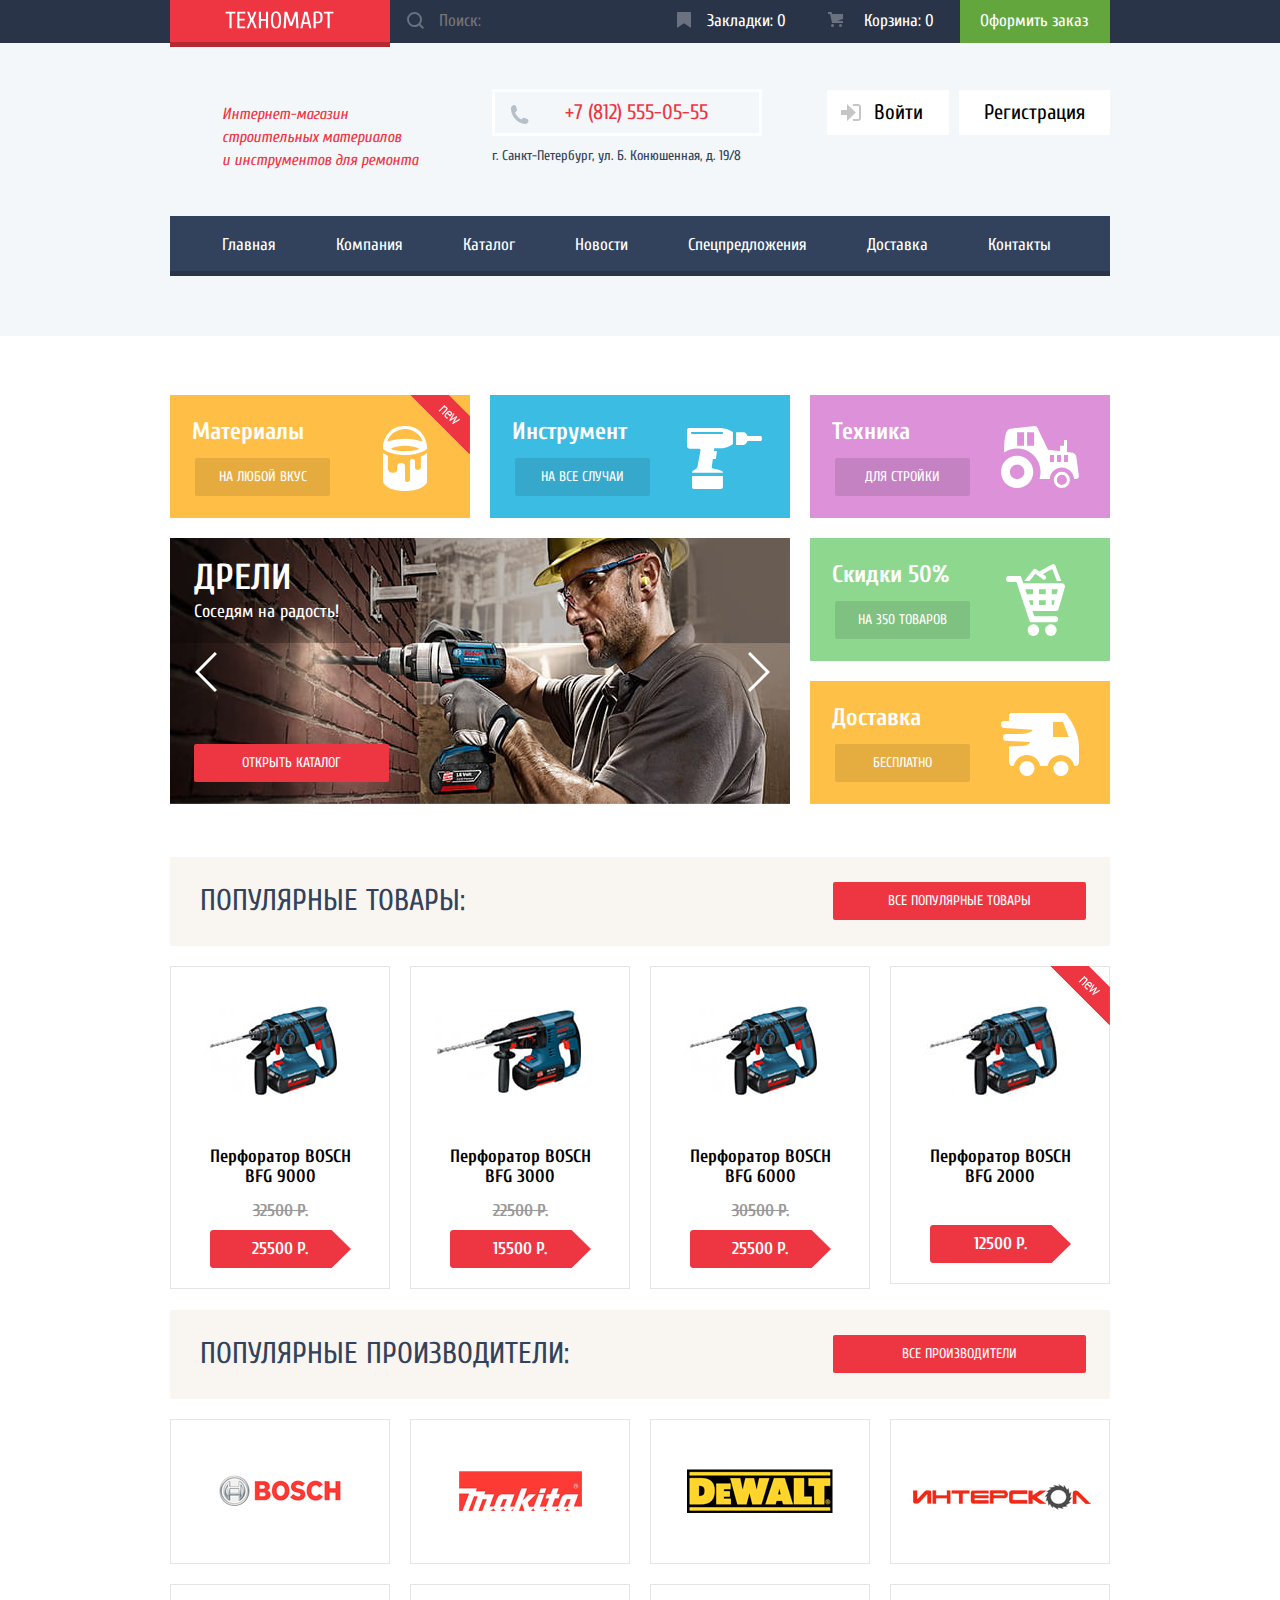
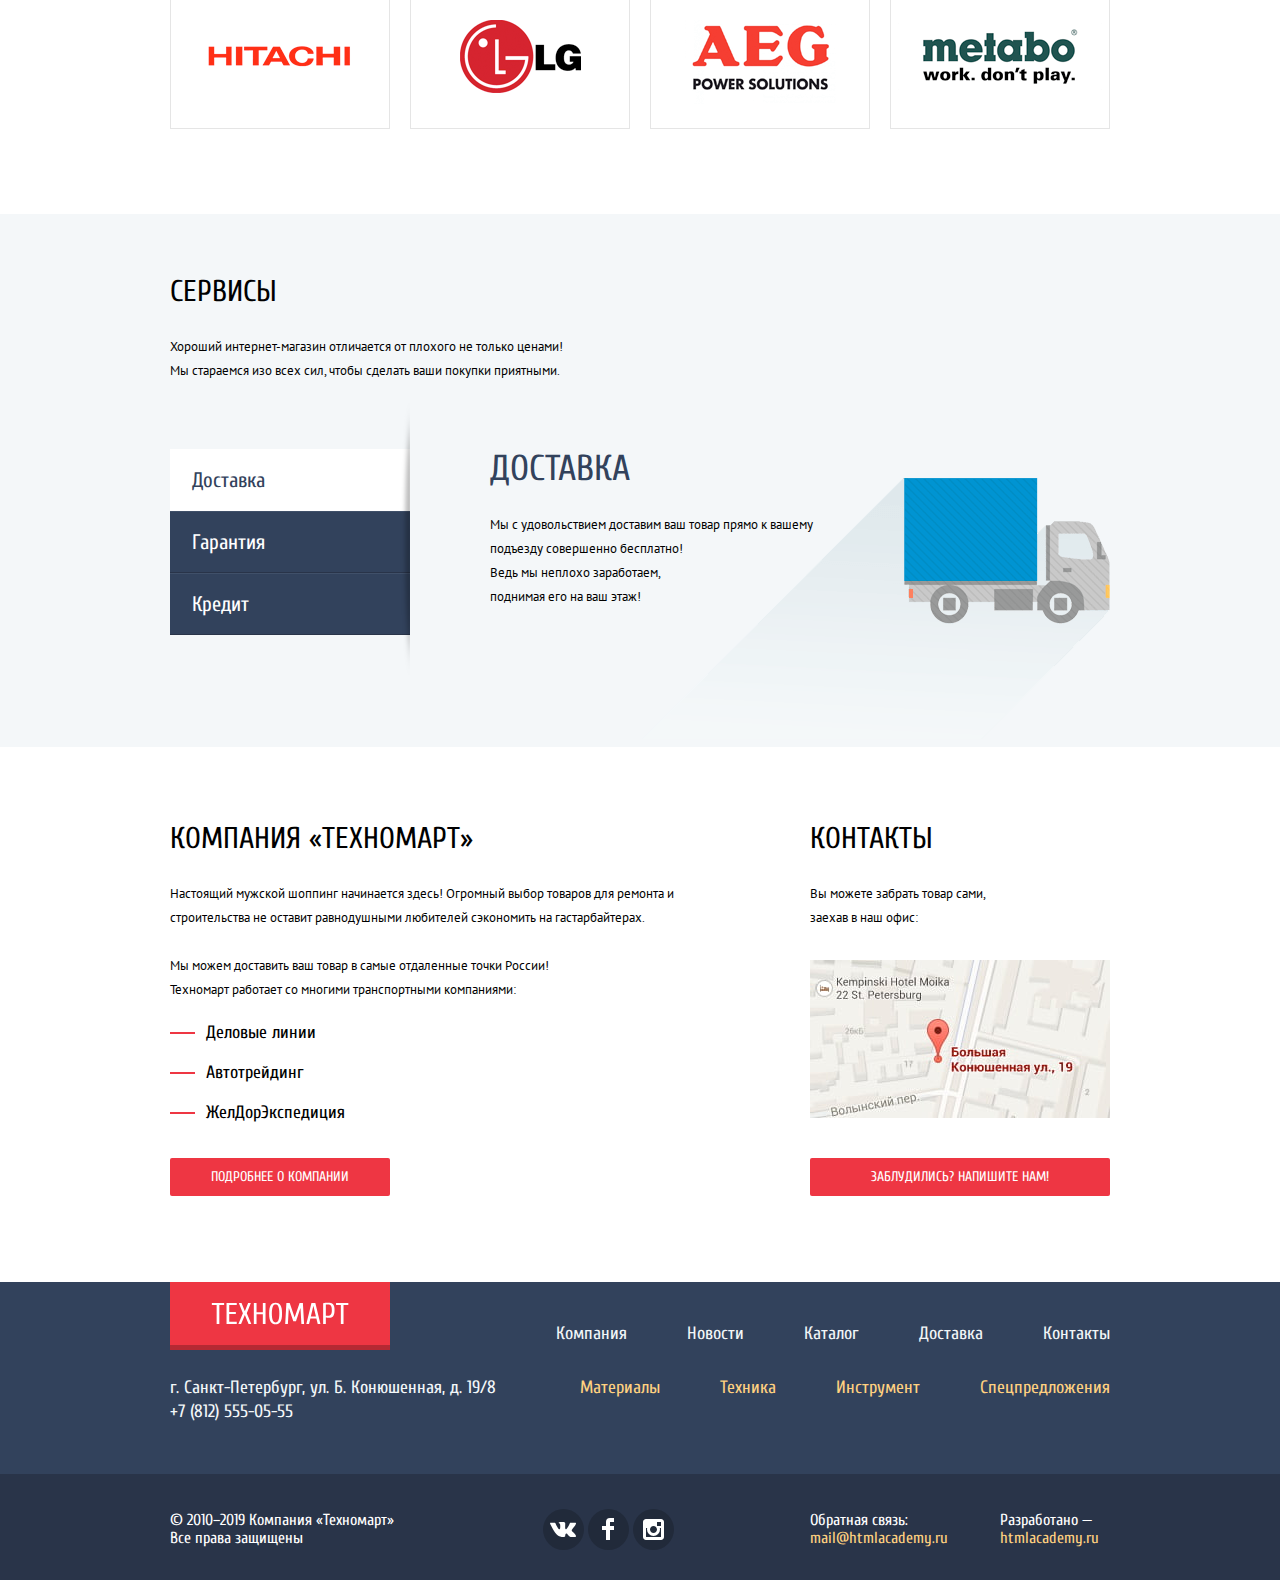
<file: index.html>
<!DOCTYPE html>
<html lang="ru">
  <head>
    <meta charset="utf-8">
    <meta name="description" content="Интернет-магазин Техномарт: всё от гвоздя до BFG">
    <title>Интернет-магазин инструмента и стройматериалов Техномарт</title>
    <link href="https://fonts.googleapis.com/css?family=Cuprum:400,400i,700&display=swap&subset=cyrillic" rel="stylesheet">
    <link href="https://fonts.googleapis.com/css?family=PT+Sans:400,700&display=swap&subset=cyrillic" rel="stylesheet">
    <link href="css/normalize.css" rel="stylesheet">
    <link href="css/srtyle.css" rel="stylesheet">
  </head>
  <body>
    <header class="main-header">
      <nav class="main-navigation">
        <div class="site-functions">
          <div class="container">
            <a class="logo"><img src="img/logo.svg" width="109" height="19" alt="Логотип интернет-магазина Техномарт"></a>
            <form class="site-search" action="https://echo.htmlacademy.ru" method="get" role="search">
              <input class="search-input" type="search" id="search" name="query" placeholder="Поиск:">
              <svg class="search-icon" xmlns="http://www.w3.org/2000/svg" width="17" height="17" viewBox="0 0 17 17">
                <path fill="#ffffff" d="M17 15.586l-3.542-3.542A7.465 7.465 0 0015 7.5 7.5 7.5 0 107.5 15c1.71 0 3.282-.579 4.544-1.542L15.586 17 17 15.586zM2 7.5C2 4.467 4.467 2 7.5 2 10.532 2 13 4.467 13 7.5c0 3.032-2.468 5.5-5.5 5.5A5.506 5.506 0 012 7.5z"/>
              </svg>
              <label class="visually-hidden" for="search">Поиск по сайту</label>
              <button class="visually-hidden" type="submit">Поиск</button>
            </form>
            <a class="site-functions-link favorites-link" href="">Закладки: <span>0</span></a>
            <a class="site-functions-link cart-link" href="">Корзина: <span>0</span></a>
            <a class="site-functions-link order-link" href="">Оформить заказ</a>
          </div>
        </div>
       
        <ul class="site-navigation">
          <li><a>Главная</a></li>
          <li><a href="">Компания</a></li>
          <li><a href="catalog.html">Каталог</a></li>
          <li><a href="">Новости</a></li>
          <li><a href="">Спецпредложения</a></li>
          <li><a href="">Доставка</a></li>
          <li><a href="">Контакты</a></li>
        </ul>

        <div class="user-navigation-wrapper">
          <p class="main-header-message">
            <i>Интернет-магазин
                строительных материалов<br>
                и инструментов для ремонта</i>
          </p>
          <div class="main-header-contacts">
            <a class="phone" href="tel:78125550555">+7 (812) 555-05-55</a>
            <p class="address">г. Санкт-Петербург, ул. Б. Конюшенная, д. 19/8</p>
          </div>
          <ul class="user-navigation logged-out">
            <li>
              <a class="login-link" href="">
                <svg class="icon-login" xmlns="http://www.w3.org/2000/svg" width="20" height="17" viewBox="0 0 20 17">
                  <path fill="#c5c5c5" d="M14.875 8.5L6 0v6H0v5h6v6z"/>
                  <path fill="#c5c5c5" d="M16.986 15.01h-5.027V17h5.027c2.178 0 3.004-1.81 3.029-3.026V3.028C19.99 1.811 19.164 0 16.986 0h-5.027v1.99h5.027c.839 0 .992.681 1.01 1.057v10.904c-.017.376-.171 1.059-1.01 1.059z"/>
                </svg>   
                <span>Войти</span>
              </a>
            </li>
            <li><a class="registration-link" href="">Регистрация</a></li>
          </ul>
          <div class="user-navigation logged-in visually-hidden">
            <ul class="user-navigation-profile">
              <li>
                <a class="user-profile-link" href="">
                  <svg class="icon-user" xmlns="http://www.w3.org/2000/svg" width="20" height="18" viewBox="0 0 20 18">
                    <path fill="#c5c5c5" d="M17.881 14.166c-2.144-.735-4.256-1.666-5.207-2.39-.657-.501-.77-1.618-.517-2.415 1.118-.903 1.864-2.477 1.864-4.278C14.021 2.276 12.221 0 10 0S5.979 2.276 5.979 5.083c0 1.801.746 3.374 1.863 4.277.253.798.141 1.915-.517 2.416-.95.724-3.063 1.654-5.207 2.39S0 18 0 18h20s.025-3.099-2.119-3.834z"/>
                  </svg>                
                  <span>Равшан Джамшутович</span>
                </a>
              </li>
              <li>
                <a class="logout-link" href="">
                  <svg class="icon-logout" xmlns="http://www.w3.org/2000/svg" width="21" height="17" viewBox="0 0 21 17">
                    <g fill="#c5c5c5">
                      <path d="M21 8.5L12.125 0v6h-6v5h6v6z"/>
                      <path d="M3.106 13.952V3.048c.018-.376.171-1.057 1.01-1.057h5.027V0H4.116C1.938 0 1.112 1.81 1.087 3.027v10.946C1.112 15.189 1.938 17 4.116 17h5.027v-1.99H4.116c-.839 0-.992-.683-1.01-1.058z"/>
                    </g>
                  </svg>
                  <span class="visually-hidden">Выйти</span>
                </a>
              </li>
            </ul>
            <ul class="user-navigation-links">
              <li><a class="user-orders-link" href="">Мои заказы</a></li>
              <li><a class="user-account" href="">Личный кабинет</a></li>
            </ul>
          </div>
        </div>
      </nav>
    </header>

    <main>
     <div class="container">
      <h1 class="visually-hidden">Интернет-магазин Техномарт</h1>

      <section class="promo">
        <h2 class="visually-hidden">Ассортимент магазина</h2>
        <ul class="promo-list">
          <li class="promo-item promo-matherials flag-new">
            <h3 class="promo-title">Материалы</h3>
            <a class="button promo-button" href="catalog.html">На любой вкус</a>
          </li>
          <li class="promo-item promo-tools">
            <h3 class="promo-title">Инструмент</h3>
            <a class="button promo-button" href="catalog.html">На все случаи</a>
          </li>
          <li class="promo-item promo-equipment">
            <h3 class="promo-title">Техника</h3>
            <a class="button promo-button" href="catalog.html">Для стройки</a>
          </li>
          <li class="promo-item slider">
            <ul class="promo-slider">
              <li class="promo-slide drills slide-active">
                <h3 class="slide-title">Дрели</h3>
                <p class="promo-slide-description">Соседям на радость!</p>
                <a class="button" href="catalog.html">Открыть каталог</a>
              </li>
              <li class="promo-slide perforators">
                <h3 class="slide-title">Перфораторы</h3>
                <p class="promo-slide-description">Настоящие мужские игрушки</p>
                <a class="button" href="catalog.html">Открыть каталог</a>
              </li>
              <li class="promo-slide drills">
                <h3 class="slide-title">Топоры</h3>
                <p class="promo-slide-description">Для настоящих мужиков!</p>
                <a class="button" href="catalog.html">Открыть каталог</a>
              </li>
            </ul>
            <button class="promo-slider-button slider-button-back" type="button">
              <span class="visually-hidden">Предыдущий слайд</span>
            </button>
            <button class="promo-slider-button slider-button-next" type="button">
              <span class="visually-hidden">Следующий слайд</span>
            </button>
          </li>
          <li class="promo-item promo-sale">
            <h3 class="promo-title">Скидки 50%</h3>
            <a class="button promo-button" href="catalog.html">На 350 товаров</a>
          </li>
          <li class="promo-item promo-delivery">
            <h3 class="promo-title">Доставка</h3>
            <a class="button promo-button" href="">Бесплатно</a>
          </li>
        </ul>

      </section>

      <section class="popular-goods">
        <div class="heading-wrapper">
          <h2 class="page-title">Популярные товары:</h2>
          <a class="button button-show-all" href="">Все популярные товары</a>
        </div>
        <ul class="popular-goods-list">
          <li class="popular-goods-item">
            <article class="catalog-item">
              <a class="catalog-item-link" href="">
                <h3 class="catalog-item-title">Перфоратор BOSCH BFG 9000</h3>
                <p class="catalog-item-image">
                  <img src="img/perforator-1.jpg" width="218" height="170" alt="Изображение товара перфоратор BOSCH BFG 9000">
                </p>
              </a>
              <p class="catalog-item-buttons">
                <a class="button in-cart-button" href="">Купить</a>
                <button class="button in-favorites-button" type="button">В закладки</button>
              </p>
              <p class="catalog-item-price">
                <span class="old-price">32500 Р.</span>
                <span class="actual-price">25500 Р.</span>
              </p>
            </article>
          </li>

          <li class="popular-goods-item">
            <article class="catalog-item">
              <a class="catalog-item-link" href="">
                <h3 class="catalog-item-title">Перфоратор BOSCH BFG 3000</h3>
                <p class="catalog-item-image">
                  <img src="img/perforator-2.jpg" width="218" height="170" alt="Изображение товара перфоратор BOSCH BFG 3000">
                </p>
              </a>
              <p class="catalog-item-buttons">
                <a class="button in-cart-button" href="">Купить</a>
                <button class="button in-favorites-button" type="button">В закладки</button>
              </p>
              <p class="catalog-item-price">
                <span class="old-price">22500 Р.</span>
                <span class="actual-price">15500 Р.</span>
              </p>
            </article>
          </li>

          <li class="popular-goods-item">
            <article class="catalog-item">
              <a class="catalog-item-link" href="">
                <h3 class="catalog-item-title">Перфоратор BOSCH BFG 6000</h3>
                <p class="catalog-item-image">
                  <img src="img/perforator-3.jpg" width="218" height="170" alt="Изображение товара перфоратор BOSCH BFG 6000">
                </p>
              </a>
              <p class="catalog-item-buttons">
                <a class="button in-cart-button" href="">Купить</a>
                <button class="button in-favorites-button" type="button">В закладки</button>
              </p>
              <p class="catalog-item-price">
                <span class="old-price">30500 Р.</span>
                <span class="actual-price">25500 Р.</span>
              </p>
            </article>
          </li>

          <li class="popular-goods-item">
            <article class="catalog-item flag-new">
              <a class="catalog-item-link" href="">
                <h3 class="catalog-item-title">Перфоратор BOSCH BFG 2000</h3>
                <p class="catalog-item-image">
                  <img src="img/perforator-4.jpg" width="218" height="170" alt="Изображение товара перфоратор BOSCH BFG 2000">
                </p>
              </a>
              <p class="catalog-item-buttons">
                <a class="button in-cart-button" href="">Купить</a>
                <button class="button in-favorites-button" type="button">В закладки</button>
              </p>
              <p class="catalog-item-price">
                <span class="actual-price">12500 Р.</span>
              </p>
            </article>
          </li>
        </ul>
      </section>

      <section class="popular-brands">
        <div class="heading-wrapper">
          <h2 class="page-title">Популярные производители:</h2>
          <a class="button button-show-all" href="">Все производители</a>
        </div>
        <ul class="popular-brands-list">
          <li class="popular-brands-item">
            <a href=""><img src="img/bosch-logo.png" width="126" height="37" alt="Логотип BOSCH"></a>
          </li>
          <li class="popular-brands-item">
            <a href=""><img src="img/makita-logo.png" width="123" height="40" alt="Логотип Makita"></a>
          </li>
          <li class="popular-brands-item">
            <a href=""><img src="img/dewalt-logo.png" width="146" height="44" alt="Логотип DeWALT"></a>
          </li>
          <li class="popular-brands-item">
            <a href=""><img src="img/interskol-logo.png" width="200" height="88" alt="Логотип Интрерскол"></a>
          </li>
          <li class="popular-brands-item">
            <a href=""><img src="img/hitachi-logo.png" width="169" height="31" alt="Логотип Hitachi"></a>
          </li>
          <li class="popular-brands-item">
            <a href=""><img src="img/lg-logo.png" width="121" height="73" alt="Логотип LG"></a>
          </li>
          <li class="popular-brands-item">
            <a href=""><img src="img/aeg-logo.png" width="151" height="96" alt="Логотип AEG"></a>
          </li>
          <li class="popular-brands-item">
            <a href=""><img src="img/metabo-logo.png" width="204" height="69" alt="Логотип Metabo"></a>
          </li>
        </ul>
      </section>
    </div>

      <section class="services">
        <div class="container">
          <h2 class="page-title subtitle">Сервисы</h2>
          <p class="services-description">
            Хороший интернет-магазин отличается от плохого не только ценами!
            Мы стараемся изо всех сил, чтобы сделать ваши покупки приятными.
          </p>
          <!-- При клике по контролу на него вешается класс slider-button-active, на соответствующий слайд из списка вешается класс slide-active -->
          <div class="services-slider">
            <ul class="slider-controls">
              <li class="slider-button slider-button-active">Доставка</li>
              <li class="slider-button">Гарантия</li>
              <li class="slider-button">Кредит</li>
            </ul>
            <ul class="slides-list">
              <li class="services-slide delivery slide-active">
                <h3 class="slide-title">Доставка</h3>
                <p class="slide-description">
                  Мы с удовольствием доставим ваш товар прямо 
                  к вашему подъезду совершенно бесплатно!<br>
                  Ведь мы неплохо заработаем, <br>
                  поднимая его на ваш этаж!
                </p>
              </li>
              <li class="services-slide guarantee">
                <h3 class="slide-title">Гарантия</h3>
                <p class="slide-description">
                  Если купленный у нас товар поломается или заискрит, <br>
                  а также в случае пожара, спровоцированного его возгоранием,  вы всегда можете быть уверены в нашей гарантии. Мы обменяем сгоревший товар на новый.<br>
                  Дом уж восстановите как-нибудь сами.
                </p>
              </li>
              <li class="services-slide credit">
                <h3 class="slide-title">Кредит</h3>
                <p class="slide-description">
                  Залезть в долговую яму стало проще!<br>
                  Кредитные консультанты придут вам на помощь.
                </p>
                <button class="button" type="button">Отправить заявку</button>
              </li>
            </ul>
          </div>
        </div>
      </section>

      <div class="container">
        <div class="index-columns">
          <section class="about-us">
            <h2 class="page-title subtitle">Компания «Техномарт»</h2>
            <p>
              Настоящий мужской шоппинг начинается здесь! Огромный выбор товаров для ремонта и строительства не оставит равнодушными любителей сэкономить на гастарбайтерах.
            </p>
            <div class="delivery-info">
              <p>
                Мы можем доставить ваш товар в самые отдаленные точки России!<br>
                Техномарт работает со многими транспортными компаниями:
              </p>
              <ul class="transport-companies-list">
                <li class="transport-company-item">Деловые линии</li>
                <li class="transport-company-item">Автотрейдинг</li>
                <li class="transport-company-item">ЖелДорЭкспедиция</li>
              </ul>
            </div>
            <a class="button" href="">Подробнее о компании</a>
          </section>

          <section class="contacts">
            <h2 class="page-title subtitle">Контакты</h2>
            <p>
              Вы можете забрать товар сами, <br>
              заехав в наш офис:
            </p>
            <a class="map map-link" href="">
              <img src="img/map.jpg" width="300" height="158" alt="Техномарт на карте: Санкт-Петербург ул. Большая Конюшенная, 19">
            </a>
            <a class="button button-feedback-popup" href="form.html">Заблудились? Напишите нам!</a>
          </section>
        </div>
      </div>

      <section class="modal modal-add-in-cart">
        <div class="modal-container">
          <h2 class="message">Товар добавлен в корзину!</h2>
        </div>
        <div class="modal-buttons-wrapper">
          <a class="button" href="">Оформить заказ</a>
          <button class="button continue-shopping-btn" type="button">Продожить покупки</button>
        </div>
        <button class="modal-close" type="button">
          <span class="visually-hidden">Закрыть</span>
        </button>
      </section>

      <!-- модальные окна скрыты, класс .modal-show отображает модальное окно -->
      <section class="modal modal-feedback">
        <h2 class="visually-hidden">Напишите нам</h2>
        <form class="feedback-form" action="https://echo.htmlacademy.ru" method="post">
          <div class="modal-container">
            <div class="feedback-form-wrapper">
              <p class="feedback-form-item">
                <label for="feedback-name">Ваше имя:</label>
                <input class="feedback-form-input" id="feedback-name" type="text" name="name" value="" placeholder="Имя и фамилия">
              </p>
              <p class="feedback-form-item">
                <label for="feedback-email">Ваш e-mail:</label>
                <input class="feedback-form-input" id="feedback-email" type="email" name="email" value="" placeholder="email@example.com">
              </p>
            </div>
            <p class="feedback-form-item">
              <label for="feedback-message">Текст письма:</label>
              <textarea class="feedback-form-input feedback-form-message" id="feedback-message" name="message" placeholder="В свободной форме" rows="6"></textarea>
            </p>
          </div>
          <div class="modal-buttons-wrapper">
            <button class="button" type="submit">Отправить</button>
          </div>
        </form>
        <button class="modal-close" type="button">
          <span class="visually-hidden">Закрыть</span>
        </button>
      </section>

      <section class="modal modal-map">
        <h2 class="visually-hidden">Как нас найти</h2>
        <iframe src="https://www.google.com/maps/embed?pb=!1m18!1m12!1m3!1d1998.603625300285!2d30.320858715783068!3d59.93871916905459!2m3!1f0!2f0!3f0!3m2!1i1024!2i768!4f13.1!3m3!1m2!1s0x4696310fca145cc1%3A0x42b32648d8238007!2z0JHQvtC70YzRiNCw0Y8g0JrQvtC90Y7RiNC10L3QvdCw0Y8g0YPQuy4sIDE5LzgsINCh0LDQvdC60YIt0J_QtdGC0LXRgNCx0YPRgNCzLCAxOTExODY!5e0!3m2!1sru!2sru!4v1584889970854!5m2!1sru!2sru" width="940" height="446" allowfullscreen></iframe>
        <img class="map-image" src="img/map-popup.jpg" width="940" height="446" alt="Наш адрес: Санкт-Петербург ул. Большая Конюшенная, 19">
        <button class="modal-close" type="button">
          <span class="visually-hidden">Закрыть</span>
        </button>
      </section>
    </main>


    <footer class="main-footer">
      <div class="footer-navigation-wrapper">
        <div class="container">
          <a class="logo footer-logo"><img src="img/logo.svg" width="138" height="23" alt="Логотип интернет-магазина Техномарт"></a>
          <p class="footer-contacts">
            <span class="address">г. Санкт-Петербург, ул. Б. Конюшенная, д. 19/8</span>
            <a class="phone" href="tel:78125550555">+7 (812) 555-05-55</a>
          </p>
          <ul class="footer-navigation">
            <li><a href="">Компания</a></li>
            <li><a href="">Новости</a></li>
            <li><a href="catalog.html">Каталог</a></li>
            <li><a href="">Доставка</a></li>
            <li><a href="">Контакты</a></li>
          </ul>
          <ul class="footer-sectons-list">
            <li><a href="">Материалы</a></li>
            <li><a href="">Техника</a></li>
            <li><a href="">Инструмент</a></li>
            <li><a href="">Спецпредложения</a></li>
          </ul>
        </div>
      </div>
      <div class="footer-copyrights-wrapper">
        <div class="container">
          <p class="footer-copyright">
            © 2010–2019 Компания «Техномарт»
            Все права защищены
          </p>
          <ul class="footer-social">
            <li><a class="social-button vk" href="https://vk.com"><span class="visually-hidden">Вконтакте</span></a></li>
            <li><a class="social-button fb" href="https://www.facebook.com/"><span class="visually-hidden">Фейсбук</span></a></li>
            <li><a class="social-button ig" href="https://instagram.com"><span class="visually-hidden">Инстаграм</span></a></li> 
          </ul>
          <p class="footer-feedback-link">
            Обратная связь: <a href="mailto:mail@htmlacademy.ru">mail@htmlacademy.ru</a>
          </p>
          <p class="footer-developers">
            Разработано — <a href="https://htmlacademy.ru/intensive/htmlcss">htmlacademy.ru</a>
          </p>
        </div>
      </div>
    </footer>
    <script src="js/popup.js"></script>
    <script src="js/map.js"></script>
    <script src="js/form.js"></script>
    <script src="js/card.js"></script>
    <script src="js/slider-main.js"></script>
    <script src="js/slider-services.js"></script>
  </body>
</html>
</file>
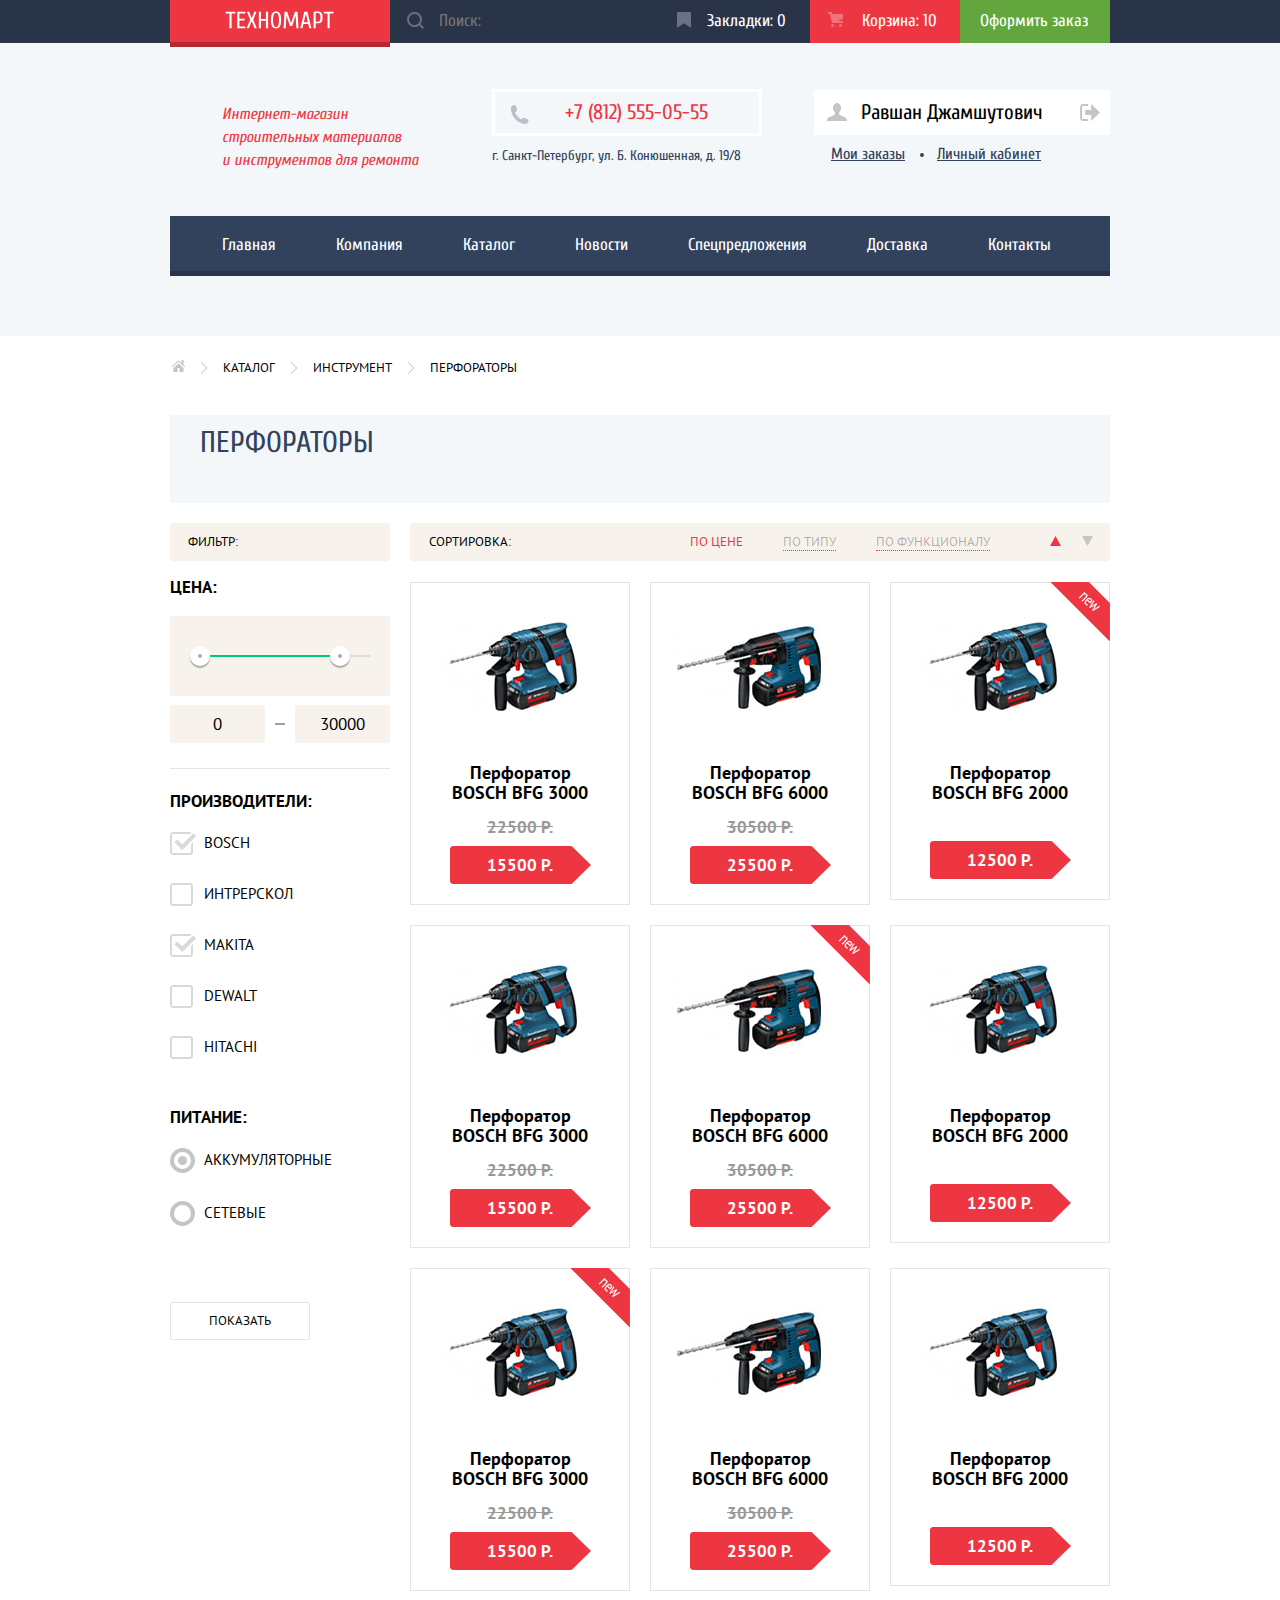
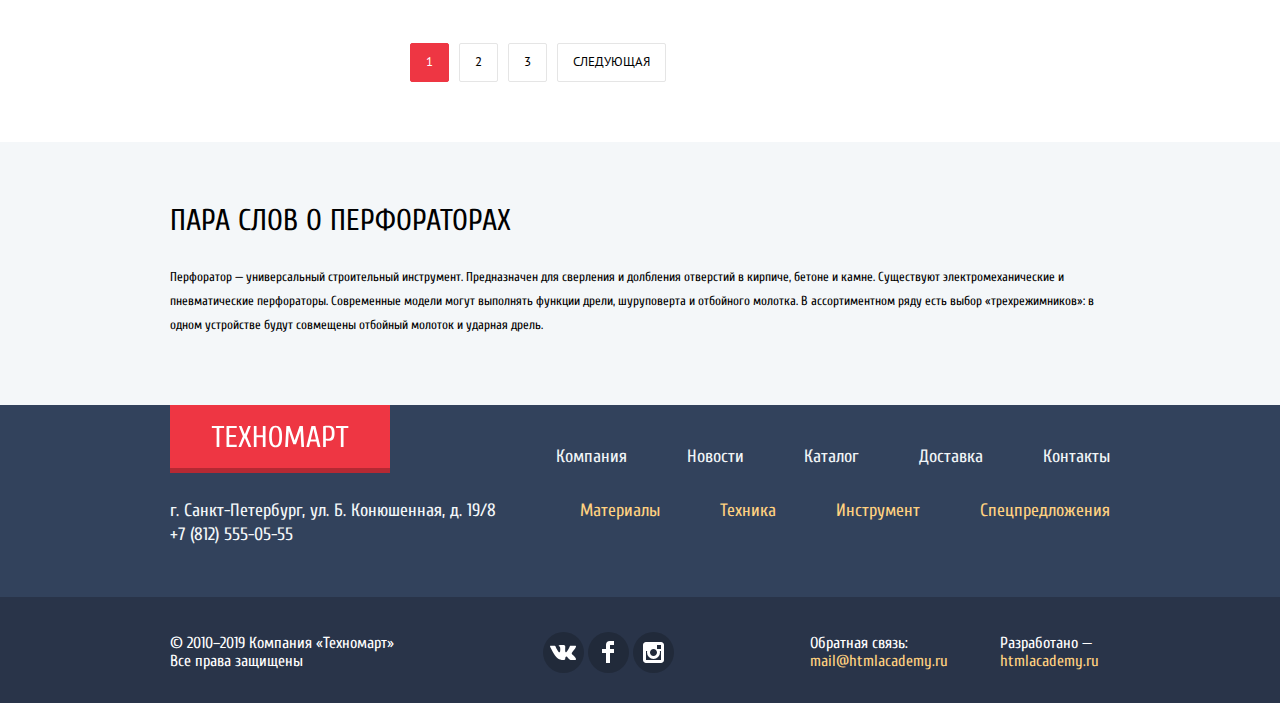
<file: catalog.html>
<!DOCTYPE html>
<html lang="ru">
  <head>
    <meta charset="utf-8">
    <meta name="description" content="Каталог интернет-магазина Техномарт: всё от гвоздя до BFG">
    <title>Каталог интернет-магазина Техномарт</title>
    <link href="https://fonts.googleapis.com/css?family=Cuprum:400,400i,700&display=swap&subset=cyrillic" rel="stylesheet">
    <link href="https://fonts.googleapis.com/css?family=PT+Sans:400,700&display=swap&subset=cyrillic" rel="stylesheet">
    <link href="css/normalize.css" rel="stylesheet">
    <link href="css/srtyle.css" rel="stylesheet">
  </head>
  <body class="inner-page">
    <header class="main-header">
      <nav class="main-navigation">
        <div class="site-functions">
          <div class="container">
            <a class="logo" href="index.html"><img src="img/logo.svg" width="109" height="19" alt="Логотип интернет-магазина Техномарт"></a>
            <form class="site-search" action="https://echo.htmlacademy.ru" method="get" role="search">
              <input class="search-input" type="search" id="search" name="query" placeholder="Поиск:">
              <svg class="search-icon" xmlns="http://www.w3.org/2000/svg" width="17" height="17" viewBox="0 0 17 17">
                <path fill="#ffffff" d="M17 15.586l-3.542-3.542A7.465 7.465 0 0015 7.5 7.5 7.5 0 107.5 15c1.71 0 3.282-.579 4.544-1.542L15.586 17 17 15.586zM2 7.5C2 4.467 4.467 2 7.5 2 10.532 2 13 4.467 13 7.5c0 3.032-2.468 5.5-5.5 5.5A5.506 5.506 0 012 7.5z"/>
              </svg>
              <label class="visually-hidden" for="search">Поиск по сайту</label>
              <button class="visually-hidden" type="submit">Поиск</button>
            </form>
            <a class="site-functions-link favorites-link" href="">Закладки: <span>0</span></a>
            <a class="site-functions-link cart-link cart-not-empty" href="">Корзина: <span>10</span></a>
            <a class="site-functions-link order-link" href="">Оформить заказ</a>
          </div>
        </div>
       
        <ul class="site-navigation">
          <li><a href="index.html">Главная</a></li>
          <li><a href="">Компания</a></li>
          <li><a>Каталог</a></li>
          <li><a href="">Новости</a></li>
          <li><a href="">Спецпредложения</a></li>
          <li><a href="">Доставка</a></li>
          <li><a href="">Контакты</a></li>
        </ul>

        <div class="user-navigation-wrapper">
          <p class="main-header-message">
            <i>Интернет-магазин
                строительных материалов<br>
                и инструментов для ремонта</i>
          </p>
          <div class="main-header-contacts">
            <a class="phone" href="tel:78125550555">+7 (812) 555-05-55</a>
            <p class="address">г. Санкт-Петербург, ул. Б. Конюшенная, д. 19/8</p>
          </div>
          <ul class="user-navigation logged-out visually-hidden">
            <li>
              <a class="login-link" href="">
                <svg class="icon-login" xmlns="http://www.w3.org/2000/svg" width="20" height="17" viewBox="0 0 20 17">
                  <path fill="#c5c5c5" d="M14.875 8.5L6 0v6H0v5h6v6z"/>
                  <path fill="#c5c5c5" d="M16.986 15.01h-5.027V17h5.027c2.178 0 3.004-1.81 3.029-3.026V3.028C19.99 1.811 19.164 0 16.986 0h-5.027v1.99h5.027c.839 0 .992.681 1.01 1.057v10.904c-.017.376-.171 1.059-1.01 1.059z"/>
                </svg>   
                <span>Войти</span>
              </a>
            </li>
            <li><a class="registration-link" href="">Регистрация</a></li>
          </ul>
          <div class="user-navigation logged-in">
            <ul class="user-navigation-profile">
              <li>
                <a class="user-profile-link" href="">
                  <svg class="icon-user" xmlns="http://www.w3.org/2000/svg" width="20" height="18" viewBox="0 0 20 18">
                    <path fill="#c5c5c5" d="M17.881 14.166c-2.144-.735-4.256-1.666-5.207-2.39-.657-.501-.77-1.618-.517-2.415 1.118-.903 1.864-2.477 1.864-4.278C14.021 2.276 12.221 0 10 0S5.979 2.276 5.979 5.083c0 1.801.746 3.374 1.863 4.277.253.798.141 1.915-.517 2.416-.95.724-3.063 1.654-5.207 2.39S0 18 0 18h20s.025-3.099-2.119-3.834z"/>
                  </svg>                
                  <span>Равшан Джамшутович</span>
                </a>
              </li>
              <li>
                <a class="logout-link" href="">
                  <svg class="icon-logout" xmlns="http://www.w3.org/2000/svg" width="21" height="17" viewBox="0 0 21 17">
                    <g fill="#c5c5c5">
                      <path d="M21 8.5L12.125 0v6h-6v5h6v6z"/>
                      <path d="M3.106 13.952V3.048c.018-.376.171-1.057 1.01-1.057h5.027V0H4.116C1.938 0 1.112 1.81 1.087 3.027v10.946C1.112 15.189 1.938 17 4.116 17h5.027v-1.99H4.116c-.839 0-.992-.683-1.01-1.058z"/>
                    </g>
                  </svg>
                  <span class="visually-hidden">Выйти</span>
                </a>
              </li>
            </ul>
            <ul class="user-navigation-links">
              <li><a class="user-orders-link" href="">Мои заказы</a></li>
              <li><a class="user-account" href="">Личный кабинет</a></li>
            </ul>
          </div>
        </div>
      </nav>
    </header>

    <main>
      <div class="container">
        <ul class="breadcrumbs">
          <li class="breadcrumbs-item"><a class="breadcrumbs-home" href="index.html">
            <svg class="icon-home" xmlns="http://www.w3.org/2000/svg" width="15" height="12" viewBox="0 0 14 12">
              <g fill="#c1c6ce">
                <path d="M3 8v4h4V8h2v4h4V8L8 3.516z"/>
                <path d="M14.831 6.365L13 4.751V0h-2v2.987L8.332.635c-.02-.017-.043-.023-.064-.037a.465.465 0 00-.08-.047.5512.5512 0 00-.095-.024C8.062.521 8.032.515 8 .515c-.031 0-.061.006-.092.012-.033.006-.063.012-.095.025-.028.011-.053.029-.08.046-.021.014-.045.02-.064.037l-6.498 5.73a.5011.5011 0 00-.045.706c.099.112.237.169.375.169.118 0 .236-.041.331-.125L8 1.677l6.169 5.438c.096.084.214.125.331.125a.5001.5001 0 00.331-.875z"/>
              </g>
            </svg>
            <span class="visually-hidden">Главная</span>
          </a></li>
          <li class="breadcrumbs-item"><a href="">Каталог</a></li>
          <li class="breadcrumbs-item"><a href="">Инструмент</a></li>
          <li class="breadcrumbs-item breadcrumbs-current">Перфораторы</li>
        </ul>
        <h1 class="page-title main-heading">Перфораторы</h1>

        <div class="catalog-columns">
          <section class="catalog-filter">
            <h2>Фильтр:</h2>
            <form class="filter" action="https://echo.htmlacademy.ru" method="get">
              <fieldset>
                <legend>Цена:</legend>
                <div class="price-filter">
                  <div class="price-range">
                    <div class="scale">
                      <div class="bar"></div>
                    </div>
                    <div tabindex="0" class="toggle toggle-min"></div>
                    <div tabindex="0" class="toggle toggle-max"></div>
                  </div>
                  <div class="price-controls">
                    <label class="visually-hidden" for="price-min">Минимальная цена</label>
                    <input class="min-price" type="number" id="price-min" name="min-price" value="0">
                    <label class="visually-hidden" for="price-max">Максимальная цена</label>
                    <input class="max-price" type="number" id="price-max" name="max-price" value="30000">
                  </div>
                </div>
              </fieldset>
              <fieldset>
                <legend>Производители:</legend>
                <ul>
                  <li class="filter-option">
                    <input class="visually-hidden filter-input filter-input-checkbox" type="checkbox" id="filter-bosch" name="brand-bosch" checked>
                    <label for="filter-bosch">BOSCH</label>
                  </li>
                <li class="filter-option">
                  <input class="visually-hidden filter-input filter-input-checkbox" type="checkbox" id="filter-interskol" name="brand-interskol">
                  <label for="filter-interskol">Интрерскол</label>
                </li>
                <li class="filter-option">
                  <input class="visually-hidden filter-input filter-input-checkbox" type="checkbox" id="filter-makita" name="brand-makita" checked>
                  <label for="filter-makita">Makita</label>
                </li>
                <li class="filter-option">
                  <input class="visually-hidden filter-input filter-input-checkbox" type="checkbox" id="filter-dewalt" name="brand-dewalt">
                  <label for="filter-dewalt">DeWALT</label>
                </li>
                <li class="filter-option">
                  <input class="visually-hidden filter-input filter-input-checkbox" type="checkbox" id="filter-hitachi" name="brand-hitachi">
                  <label for="filter-hitachi">Hitachi</label>
                </li>
              </ul>
              </fieldset>
              <fieldset>
                <legend>Питание:</legend>
                <ul>
                  <li class="filter-option">
                    <input class="visually-hidden filter-input filter-input-radio" type="radio" id="filter-battery" name="power-type" value="battery" checked>
                    <label for="filter-battery">Аккумуляторные</label>
                  </li>
                  <li class="filter-option">
                    <input class="visually-hidden filter-input filter-input-radio" type="radio" id="filter-network" name="power-type" value="network">
                    <label for="filter-network">Сетевые</label>
                  </li>
                </ul>
              </fieldset>
              <button class="filter-button" type="submit">Показать</button>
            </form>
          </section>

          <div class="catalog-wrapper">
            <section class="sort">
              <h2>Сортировка:</h2>
              <ul class="sort-type">
                <li class="sort-item"><a class="sorting-button active-sorting" href="">По цене</a></li>
                <li class="sort-item"><a class="sorting-button" href="">По типу</a></li>
                <li class="sort-item"><a class="sorting-button" href="">По функционалу</a></li>
              </ul>
              <ul class="sort-arrows">
                <li><a class="arrow-btn sort-by-increase arrow-btn-active" href="">
                  <svg class="arrow-icon" xmlns="http://www.w3.org/2000/svg" width="11" height="10" viewBox="0 0 11 10">
                    <path fill="#c5c5c5" d="M5.5 0L0 10h11z"/>
                  </svg>
                  <span class="visually-hidden">По возрастанию</span>
                </a></li>
                <li><a class="arrow-btn sort-by-decrease" href="">
                  <svg class="arrow-icon" xmlns="http://www.w3.org/2000/svg" width="11" height="10" viewBox="0 0 11 10">
                    <path fill="#c5c5c5" d="M5.5 10L0 0h11"/>
                  </svg>
                  <span class="visually-hidden">По убыванию</span>
                </a></li>
              </ul>
            </section>

            <section class="catalog">
              <h2 class="visually-hidden">Товары из категории Перфораторы</h2>
              <ul class="catalog-list">
                <li>
                  <article class="catalog-item">
                    <a class="catalog-item-link" href="">
                      <h3 class="catalog-item-title">Перфоратор BOSCH BFG 3000</h3>
                      <p class="catalog-item-image">
                        <img src="img/perforator-1.jpg" width="218" height="170" alt="Изображение товара перфоратор BOSCH BFG 3000">
                      </p>
                    </a>
                    <p class="catalog-item-buttons">
                      <a class="button in-cart-button" href="">Купить</a>
                      <button class="button in-favorites-button" type="button">В закладки</button>
                    </p>
                    <p class="catalog-item-price">
                      <span class="old-price">22500 Р.</span>
                      <span class="actual-price">15500 Р.</span>
                    </p>
                  </article>
                </li>

                <li>
                  <article class="catalog-item">
                    <a class="catalog-item-link" href="">
                      <h3 class="catalog-item-title">Перфоратор BOSCH BFG 6000</h3>
                      <p class="catalog-item-image">
                        <img src="img/perforator-2.jpg" width="218" height="170" alt="Изображение товара перфоратор BOSCH BFG 6000">
                      </p>
                    </a>
                    <p class="catalog-item-buttons">
                      <a class="button in-cart-button" href="">Купить</a>
                      <button class="button in-favorites-button" type="button">В закладки</button>
                    </p>
                    <p class="catalog-item-price">
                      <span class="old-price">30500 Р.</span>
                      <span class="actual-price">25500 Р.</span>
                    </p>
                  </article>
                </li>

                <li>
                  <article class="catalog-item flag-new">
                    <a class="catalog-item-link" href="">
                      <h3 class="catalog-item-title">Перфоратор BOSCH BFG 2000</h3>
                      <p class="catalog-item-image">
                        <img src="img/perforator-3.jpg" width="218" height="170" alt="Изображение товара перфоратор BOSCH BFG 2000">
                      </p>
                    </a>
                    <p class="catalog-item-buttons">
                      <a class="button in-cart-button" href="">Купить</a>
                      <button class="button in-favorites-button" type="button">В закладки</button>
                    </p>
                    <p class="catalog-item-price">
                      <span class="actual-price">12500 Р.</span>
                    </p>
                  </article>
                </li>

                <li>
                  <article class="catalog-item">
                    <a class="catalog-item-link" href="">
                      <h3 class="catalog-item-title">Перфоратор BOSCH BFG 3000</h3>
                      <p class="catalog-item-image">
                        <img src="img/perforator-1.jpg" width="218" height="170" alt="Изображение товара перфоратор BOSCH BFG 3000">
                      </p>
                    </a>
                    <p class="catalog-item-buttons">
                      <a class="button in-cart-button" href="">Купить</a>
                      <button class="button in-favorites-button" type="button">В закладки</button>
                    </p>
                    <p class="catalog-item-price">
                      <span class="old-price">22500 Р.</span>
                      <span class="actual-price">15500 Р.</span>
                    </p>
                  </article>
                </li>

                <li>
                  <article class="catalog-item flag-new">
                    <a class="catalog-item-link" href="">
                      <h3 class="catalog-item-title">Перфоратор BOSCH BFG 6000</h3>
                      <p class="catalog-item-image">
                        <img src="img/perforator-2.jpg" width="218" height="170" alt="Изображение товара перфоратор BOSCH BFG 6000">
                      </p>
                    </a>
                    <p class="catalog-item-buttons">
                      <a class="button in-cart-button" href="">Купить</a>
                      <button class="button in-favorites-button" type="button">В закладки</button>
                    </p>
                    <p class="catalog-item-price">
                      <span class="old-price">30500 Р.</span>
                      <span class="actual-price">25500 Р.</span>
                    </p>
                  </article>
                </li>

                <li>
                  <article class="catalog-item">
                    <a class="catalog-item-link" href="">
                      <h3 class="catalog-item-title">Перфоратор BOSCH BFG 2000</h3>
                      <p class="catalog-item-image">
                        <img src="img/perforator-3.jpg" width="218" height="170" alt="Изображение товара перфоратор BOSCH BFG 2000">
                      </p>
                    </a>
                    <p class="catalog-item-buttons">
                      <a class="button in-cart-button" href="">Купить</a>
                      <button class="button in-favorites-button" type="button">В закладки</button>
                    </p>
                    <p class="catalog-item-price">
                      <span class="actual-price">12500 Р.</span>
                    </p>
                  </article>
                </li>

                <li>
                  <article class="catalog-item flag-new">
                    <a class="catalog-item-link" href="">
                      <h3 class="catalog-item-title">Перфоратор BOSCH BFG 3000</h3>
                      <p class="catalog-item-image">
                        <img src="img/perforator-1.jpg" width="218" height="170" alt="Изображение товара перфоратор BOSCH BFG 3000">
                      </p>
                    </a>
                    <p class="catalog-item-buttons">
                      <a class="button in-cart-button" href="">Купить</a>
                      <button class="button in-favorites-button" type="button">В закладки</button>
                    </p>
                    <p class="catalog-item-price">
                      <span class="old-price">22500 Р.</span>
                      <span class="actual-price">15500 Р.</span>
                    </p>
                  </article>
                </li>

                <li>
                  <article class="catalog-item">
                    <a class="catalog-item-link" href="">
                      <h3 class="catalog-item-title">Перфоратор BOSCH BFG 6000</h3>
                      <p class="catalog-item-image">
                        <img src="img/perforator-2.jpg" width="218" height="170" alt="Изображение товара перфоратор BOSCH BFG 6000">
                      </p>
                    </a>
                    <p class="catalog-item-buttons">
                      <a class="button in-cart-button" href="">Купить</a>
                      <button class="button in-favorites-button" type="button">В закладки</button>
                    </p>
                    <p class="catalog-item-price">
                      <span class="old-price">30500 Р.</span>
                      <span class="actual-price">25500 Р.</span>
                    </p>
                  </article>
                </li>

                <li>
                  <article class="catalog-item">
                    <a class="catalog-item-link" href="">
                      <h3 class="catalog-item-title">Перфоратор BOSCH BFG 2000</h3>
                      <p class="catalog-item-image">
                        <img src="img/perforator-3.jpg" width="218" height="170" alt="Изображение товара перфоратор BOSCH BFG 2000">
                      </p>
                    </a>
                    <p class="catalog-item-buttons">
                      <a class="button in-cart-button" href="">Купить</a>
                      <button class="button in-favorites-button" type="button">В закладки</button>
                    </p>
                    <p class="catalog-item-price">
                      <span class="actual-price">12500 Р.</span>
                    </p>
                  </article>
                </li>
              </ul>
              <ul class="pagination-list">
                <li class="pagination-item pagination-item-current"><a>1</a></li>
                <li class="pagination-item"><a href="">2</a></li>
                <li class="pagination-item"><a href="">3</a></li>
                <li class="pagination-item"><a href="">Следующая</a></li>
              </ul>
            </section>
          </div>
        </div>
      </div>

      <section class="category-description">
        <div class="container">
          <h2 class="page-title subtitle">Пара слов о перфораторах</h2>
          <p class="text">
            Перфоратор — универсальный строительный инструмент. Предназначен для сверления и долбления отверстий в кирпиче, бетоне и камне.
            Существуют электромеханические и пневматические перфораторы. Современные модели могут выполнять функции дрели, шуруповерта и отбойного молотка. В ассортиментном ряду есть выбор «трехрежимников»: в одном устройстве будут совмещены отбойный молоток и ударная дрель.
          </p>
        </div>
      </section>

      <section class="modal modal-add-in-cart">
        <div class="modal-container">
          <h2 class="message">Товар добавлен в корзину!</h2>
        </div>
        <div class="modal-buttons-wrapper">
          <a class="button" href="">Оформить заказ</a>
          <button class="button continue-shopping-btn" type="button">Продожить покупки</button>
        </div>
        <button class="modal-close" type="button">
          <span class="visually-hidden">Закрыть</span>
        </button>
      </section>
    </main>


    <footer class="main-footer">
      <div class="footer-navigation-wrapper">
        <div class="container">
          <a class="logo footer-logo" href="index.html"><img src="img/logo.svg" width="138" height="23" alt="Логотип интернет-магазина Техномарт"></a>
          <p class="footer-contacts">
            <span class="address">г. Санкт-Петербург, ул. Б. Конюшенная, д. 19/8</span>
            <a class="phone" href="tel:78125550555">+7 (812) 555-05-55</a>
          </p>
          <ul class="footer-navigation">
            <li><a href="">Компания</a></li>
            <li><a href="">Новости</a></li>
            <li><a>Каталог</a></li>
            <li><a href="">Доставка</a></li>
            <li><a href="">Контакты</a></li>
          </ul>
          <ul class="footer-sectons-list">
            <li><a href="">Материалы</a></li>
            <li><a href="">Техника</a></li>
            <li><a href="">Инструмент</a></li>
            <li><a href="">Спецпредложения</a></li>
          </ul>
        </div>
      </div>
      <div class="footer-copyrights-wrapper">
        <div class="container">
          <p class="footer-copyright">
            © 2010–2019 Компания «Техномарт»
            Все права защищены
          </p>
          <ul class="footer-social">
            <li><a class="social-button vk" href="https://vk.com"><span class="visually-hidden">Вконтакте</span></a></li>
            <li><a class="social-button fb" href="https://www.facebook.com/"><span class="visually-hidden">Фейсбук</span></a></li>
            <li><a class="social-button ig" href="https://instagram.com"><span class="visually-hidden">Инстаграм</span></a></li> 
          </ul>
          <p class="footer-feedback-link">
            Обратная связь: <a href="mailto:mail@htmlacademy.ru">mail@htmlacademy.ru</a>
          </p>
          <p class="footer-developers">
            Разработано — <a href="https://htmlacademy.ru/intensive/htmlcss">htmlacademy.ru</a>
          </p>
        </div>
      </div>
    </footer>
    <script src="js/popup.js"></script>
    <script src="js/card.js"></script>
  </body>
</html>
</file>
<file: css/srtyle.css>
html {
  box-sizing: border-box;
}

*,
*::before,
*::after {
  box-sizing: inherit;
}

body {
  margin: 0;
  padding: 0;

  font-family: "Cuprum", "Arial", sans-serif;
  font-size: 13px;
  line-height: 24px;
  font-weight: 400;
  color: #000000;

  background-color: #ffffff;
}

img {
  max-width: 100%;
  height: auto;
}

a {
  text-decoration: none;
}

.visually-hidden:not(:focus):not(:active),
input[type="checkbox"].visually-hidden,
input[type="radio"].visually-hidden {
  position: absolute;

  width: 1px;
  height: 1px;
  margin: -1px;
  border: 0;
  padding: 0;

  white-space: nowrap;
  
  clip-path: inset(100%);
  clip: rect(0 0 0 0);
  overflow: hidden;
}

.main-header {
  width: 100%;
  margin-bottom: 59px;
  padding-bottom: 60px;

  background-color: #f4f7f9;
}

.main-navigation {
  display: flex;
  flex-direction: column;
  align-items: center;
}

.site-functions {
  width: 100%;
  margin-bottom: 46px;

  font-size: 17px;
  line-height: 18px;
  color: #ffffff;

  background-color: #293449;
}

.container {
  width: 960px;
  margin: 0 auto;
  padding: 0 10px;
}

.site-functions .container {
  display: flex;
  justify-content: flex-start;
  align-items: stretch;
  flex-wrap: wrap;
}

.logo {
  display: block;
  width: 220px;
  height: 42px;
  padding: 11px 56px 13px 55px;

  background-color: #ee3643;
  box-shadow: 0px 5px 0 0 #b52933;
}

.logo:hover,
.logo:focus {
  background-color: #ca2c37;
}

.logo:active {
  background-color: #ba2732;
}

.site-functions-link {
  display: block;
  width: 150px;
  padding: 12px 22px 12px 20px;

  text-align: center;
}

.site-functions-link:hover,
.site-functions-link:focus {
  background-color: #212a3a;
}

.site-functions-link:active {
  color: rgba(255, 255, 255, 0.6);

  background-color: #161d29;
}

.site-functions .order-link {
  background-color: #63a63e;
}

.site-functions .order-link:hover,
.site-functions .order-link:focus {
  background-color: #5fbb2d;
}

.site-functions .order-link:active {
  color: rgba(255, 255, 255, 0.5);

  background-color: #518534;
}

.cart-link {
  position: relative;

  padding-left: 50px;
}

.cart-link::before {
  content: "";

  position: absolute;
  top: 12px;
  left: 18px;

  width: 15px;
  height: 15px;

  background-image: url("../img/icon-cart.svg");
  background-repeat: no-repeat;
  background-position: 0 0;
  opacity: 0.3;
}

.cart-link:hover::before,
.cart-link:focus::before {
  opacity: 1;

}

.cart-link:active::before {
  opacity: 0.5;
}

.cart-link.cart-not-empty {
  background-color: #ee3643;
}

.favorites-link {
  position: relative;

  padding-left: 44px;
}

.favorites-link::before {
  content: "";

  position: absolute;
  top: 12px;
  left: 17px;

  width: 14px;
  height: 16px;

  background-image: url("../img/icon-bookmark.svg");
  background-repeat: no-repeat;
  background-position: 0 0;
  opacity: 0.3;
}

.favorites-link:hover::before,
.favorites-link:focus::before {
  opacity: 1;

}

.favorites-link:active::before {
  opacity: 0.5;
}

.site-search {
  position: relative;

  display: flex;
  justify-content: space-between;
  align-items: stretch;
  flex-grow: 1;
  width: 260px;
  height: 100%;
}

.search-input {
  width: 100%;
  padding: 11px 22px 12px 49px;

  color: #ffffff;

  background-color: #293449;
  border: 0;
}

.search-icon {
  position: absolute;
  top: 12px;
  left: 17px;

  width: 17px;
  height: 17px;
}

.search-icon path {
  opacity: 0.3;
}

.search-input:hover {
  background-color: #212a3a;
}

.search-input:hover ~ .search-icon path {
  opacity: 1;
}

.search-input:focus ~ .search-icon path,
.search-input:active ~ .search-icon path {
  opacity: 1;
  fill: #ee3643;
}

.search-input:focus,
.search-input:active {
  color: #000000;

  background-color: #ffffff;
}

.user-navigation-wrapper {
  display: flex;
  align-items: baseline;
  width: 940px;
  padding-left: 52px;
  margin-bottom: 44px;
}

.user-navigation {
  display: flex;
  justify-content: space-between;
  flex-wrap: wrap;
  max-width: 300px;
  margin: 0;
  margin-left: auto;
  padding: 0;

  list-style: none;
}

.user-navigation.logged-out a {
  margin-left: 10px;
}

.user-navigation a {
  display: block;
  
  font-size: 21px;
  line-height: 21px;
  color: #000000;

  background-color: #ffffff;
}

.user-navigation a:hover,
.user-navigation a:focus {
  color: #ee3643;
}

.user-navigation a:active {
  color: rgba(0, 0, 0, 0.3);
}

.login-link {
  position: relative;

  padding: 12px 26px 12px 47px;
}

.icon-login {
  position: absolute;
  top: 14px;
  left: 14px;

  width: 20px;
  height: 17px;
}

.registration-link {
  padding: 12px 25px;
}

.login-link:hover .icon-login path,
.login-link:focus .icon-login path {
  fill: #32425c;
}

.login-link:active .icon-login path {
  fill: #c5c5c5;
}

.user-navigation.logged-in {
  flex-direction: column;
}

.user-navigation-profile {
  display: flex;
  align-items: stretch;
  margin: 0;
  margin-bottom: 10px;
  padding: 0;

  list-style: none;
}

.user-navigation-profile li {
  background-color: #ffffff;
}

.user-profile-link {
  position: relative;

  margin: 0;
  padding: 12px 26px 12px 47px;

  font-size: 21px;
  line-height: 21px;
  color: #000000;
}

.user-profile-link:active {
  color: rgba(0, 0, 0, 0.3);
}

.icon-user {
  position: absolute;
  top: 13px;
  left: 13px;

  width: 20px;
  height: 18px;
}

.user-profile-link:hover .icon-user path,
.user-profile-link:focus .icon-user path {
  fill: #32425c;
}

.user-profile-link:active .icon-user path {
  fill: #c5c5c5;
}

.logout-link {
  padding: 14px 10px 10px 10px;
}

.icon-logout {
  width: 21px;
  height: 17px;
}

.logout-link:hover .icon-logout path,
.logout-link:focus .icon-logout path {
  fill: #32425c;
}

.logout-link:active .icon-logout path {
  fill: #c5c5c5;
}

.user-navigation-links {
  display: flex;
  flex-wrap: wrap;
  margin: 0;
  padding: 0;

  list-style: none;
}

.user-navigation-links a {
  position: relative;

  padding-left: 17px;
  margin-right: 15px;
  margin-bottom: 8px;

  font-size: 16px;
  line-height: 18px;
  color: #32425c;
  text-decoration: underline;

  background-color: transparent;
}

.user-navigation-links a::before {
  content: "";

  position: absolute;
  left: 0;
  top: 8px;

  width: 4px;
  height: 4px;

  background-color: #32425c;
  border-radius: 50%;
}

.user-navigation-links li:first-child a::before {
  display: none;
}

.user-navigation-links a:active {
  color: rgba(50, 66, 92, 0.3);
}

.main-header-message {
  width: 200px;
  margin: 0;
  padding: 0;
  margin-right: 70px;

  font-size: 16px;
  line-height: 23px;
  font-style: italic;
  color: #ee3643;
}

.main-header-contacts {
  width: 270px;
  margin: 0;
}

.main-header-contacts .phone {
  position: relative;
  display: block;
  
  margin: 0;
  margin-bottom: 8px;
  padding: 10px 50px 10px 70px;

  font-size: 21px;
  line-height: 21px;
  color: #ee3643;

  border: solid 3px #ffffff;
}

.main-header-contacts .phone::before {
  content: "";

  position: absolute;
  top: 13px;
  left: 15px;

  width: 19px;
  height: 19px;

  background-image: url("../img/icon-phone.svg");
  background-repeat: no-repeat;
  background-position: 0 0;
}

.main-header-contacts .address {
  margin: 0;

  font-size: 14px;
  line-height: 24px;
  color: #32425c;
}

.site-navigation {
  order: 3; 
  display: flex;
  flex-wrap: wrap;
  width: 940px;
  margin: 0;
  padding: 0 25px 0 22px;

  font-size: 17px;
  line-height: 17px;
  color: #ffffff;
  list-style: none;

  background-color: #32425c;
  box-shadow: inset 0px -5px 0 0 #293449;
}

.site-navigation a {
  display: block;
  padding: 20px 30px 23px 30px;
}

.site-navigation a,
.site-functions a {
  color: #ffffff;
}

.site-navigation a:hover,
.site-navigation a:focus {
  background-color: #293449;
}

.site-navigation a:active {
  color: rgba(255, 255, 255, 0.5);

  background-color: #1d2739;
}

.button {
  display: inline-block;
  padding: 10px 35px;
  
  font-family: "Cuprum", "Arial", sans-serif;
  font-size: 14px;
  line-height: 18px;
  text-align: center;
  vertical-align: middle;
  text-transform: uppercase;
  color: #ffffff;

  background-color: #ee3643;
  border: 0;
  border-radius: 2px;

  cursor: pointer;
}

.button:hover,
.button:focus {
  background-color: #ca2c37;
}

.button:active {
  background-color: #ba2732;
}

.page-title {
  margin: 0;
  
  font-family: "Cuprum", "Arial", sans-serif;
  font-size: 30px;
  line-height: 30px;
  font-weight: 400;
  text-transform: uppercase;
  color: #32425c;
}

.subtitle {
  color: #000000;
}

.slide-title {
  margin: 0;

  font-size: 36px;
  line-height: 36px;
  font-weight: 700;
  text-transform: uppercase;
  color: #ffffff;
}

.main-heading {
  margin: 0;
  margin-bottom: 20px;
  padding: 13px 30px 45px 30px;

  background-color: #f4f7f9;
}

.promo {
  margin-bottom: 53px;
}

.promo-list {
  display: flex;
  flex-direction: row;
  justify-content: space-between;
  flex-wrap: wrap;
  align-content: flex-start;
  margin: 0;
  padding: 0;
  min-height: 409px;

  list-style: none;
}

.promo-item {
  position: relative;
  
  width: 300px;
  height: 123px;
  padding: 22px;

  color: #ffffff;
}

.promo-item:not(:last-child) {
  margin-bottom: 20px;
}

.promo-item.promo-delivery {
  margin-left: auto;
}

.flag-new::after {
  content: "";
  position: absolute;

  top: 0;
  right: 0;

  width: 60px;
  height: 59px;

  background-image: url("../img/flag-new.png");
  background-repeat: no-repeat;
  background-position: 0 0;
}

.promo-title {
  margin: 0;
  margin-bottom: 11px;

  font-size: 24px;
  line-height: 30px;
  font-weight: 700;
}

.promo-button {
  width: 135px;
  margin-left: 3px;
  padding: 10px 20px;

  background-color: rgba(0, 0, 0, 0.1);
}

.promo-button:hover,
.promo-button:focus {
  background-color: rgba(0, 0, 0, 0.2);
}

.promo-button:active {
  background-color: rgba(0, 0, 0, 0.3);
}

.promo-matherials {
  background-color: #ffbf47;
  background-image: url("../img/icon-matherials.svg");
  background-repeat: no-repeat;
  background-position: right 43px top 31px;
}

.promo-tools {
  background-color: #3bbce3;
  background-image: url("../img/icon-tools.svg");
  background-repeat: no-repeat;
  background-position: right 28px top 33px;
}

.promo-equipment {
  background-color: #dc91d8;
  background-image: url("../img/icon-equipment.svg");
  background-repeat: no-repeat;
  background-position: right 31px top 31px;
}

.promo-sale {
  background-color: #8ed78f;
  background-image: url("../img/icon-sale.svg");
  background-repeat: no-repeat;
  background-position: right 45px top 26px;
}

.promo-delivery {
  background-color: #ffc047;
  background-image: url("../img/icon-shipping.svg");
  background-repeat: no-repeat;
  background-position: right 31px top 32px;
}

.promo-item.slider {
  position: relative;
  width: 620px;
  padding: 0;
}

.promo-slider {
  margin: 0;
  padding: 0;

  list-style: none;
}

.promo-slider-button {
  position: absolute;
  top: 114px;

  display: block;
  width: 44px;
  height: 40px;
  margin: 0;
  padding: 0;

  background-color: transparent;
  border: 0;

  cursor: pointer;
}

.promo-slider-button:hover,
.promo-slider-button:focus {
  opacity: 0.7;
}

.promo-slider-button:active{
  opacity: 0.1;
}

.slider-button-back {
  left: 14px;

  background-image: url("../img/icon-left.svg");
  background-repeat: no-repeat;
  background-position: 11px 0;
  background-size: 22px 40px;
}

.slider-button-next {
  right: 9px;

  background-image: url("../img/icon-right.svg");
  background-repeat: no-repeat;
  background-position: 11px 0;
  background-size: 22px 40px;
}

.promo-slide {
  display: none;
  min-height: 266px;
  padding: 22px 24px;

  color: #ffffff;
}

.promo-slide .slide-title {
  margin-bottom: 4px;
}

.promo-slide-description {
  margin: 0;

  font-size: 18px;
  line-height: 24px;
}

.promo-slide .button {
  width: 195px;
  margin-top: auto;
}

.promo-slide.perforators {
  background-color: #6e6b68;
  background-image: url("../img/slider-perforator.jpg");
  background-position: 0 0;
  background-repeat: no-repeat;
  background-size: auto auto;
}

.promo-slide.drills {
  background-color: #6e6b68;
  background-image: url("../img/slider-drill.jpg");
  background-position: 0 0;
  background-repeat: no-repeat;
  background-size: auto auto;
}

.promo-slide.slide-active {
  display: flex;
  flex-direction: column;
}

.heading-wrapper {
  display: flex;
  justify-content: space-between;
  align-items: center;
  margin-bottom: 20px;
  padding: 25px 24px 26px 30px;

  background-color: #f9f5f0;
}

.heading-wrapper .button {
  width: 253px;
}

.popular-goods {
  margin-bottom: 21px;
}

.button-show-all {
  width: 253px;
  flex-shrink: 0;
}

.popular-goods-list {
  display: flex;
  justify-content: space-between;
  margin: 0;
  padding: 0;

  list-style: none;
}

.popular-brands {
  margin-bottom: 65px;
}

.popular-brands-list {
  display: flex;
  flex-wrap: wrap;
  margin: 0;
  padding: 0;

  list-style: none;
}

.popular-brands-item {
  margin-right: 20px;
  margin-bottom: 20px;
}

.popular-brands-item a {
  display: flex;
  justify-content: center;
  align-items: center;
  width: 220px;
  height: 145px;

  border: solid 1px #e5e5e5;
}

.popular-brands-item:nth-child(4n) {
  margin-right: 0;
}

.popular-brands-item:hover,
.popular-brands-item:focus {
  border: 0;
  box-shadow: 0px 10px 25px 0 rgba(41, 52, 73, 0.5);
}

.popular-brands-item:active {
  box-shadow: 0px 4px 10px 0 rgba(41, 52, 73, 0.5);
}

.popular-brands-item:active img {
  opacity: 0.3;
}

.services {
  width: 100%;
  padding-top: 63px;

  background-color: #f4f7f9;
}

.services .subtitle {
  margin-bottom: 28px;
}

.services-slider {
  display: flex;
  min-height: 279px;
  width: 100%;

  align-items: stretch;
}

.services .slider-controls,
.services .slides-list {
  margin: 0;
  padding: 0;

  list-style: none;
}

.services .slider-controls {
  width: 240px;
  margin: 46px 0;
}

.services-slider .slider-button {
  padding: 16px 22px;

  font-size: 21px;
  line-height: 30px;
  color: #ffffff;

  background-color: #32425c;
  box-shadow: 
    inset 0px -1px 0 0 #293449, 
    inset 0px 1px 0 0 #405069;

  cursor: pointer;
}

.services-slider .slides-list {
  position: relative;

  width: 700px;
}

.services-slider .slides-list::before {
  content: "";

  position: absolute;
  top: 0;
  left: -10px;

  width: 10px;
  height: 279px;

  background-image: url("../img/slider-shadow.png");
  background-repeat: no-repeat;
  background-position: 0 0;
}

.services-slider .slider-button:hover,
.services-slider .slider-button:focus {
  background-color: #293449;
}

.services-slider .slider-button:active,
.services-slider .slider-button-active,
.services-slider .slider-button-active:hover,
.services-slider .slider-button-active:focus {
  color: #32425c;

  background-color: #ffffff;
  box-shadow: none;

  cursor: default;
}

.services-description,
.slide-description {
  margin: 0;

  font-family: "PT Sans", "Arial", sans-serif;
}

.services-description {
  width: 400px;
  margin-bottom: 20px;
}

.services-slide {
  display: none;

  padding: 48px 0px 115px 80px;
}

.services-slide.slide-active {
  display: block;
}

.services-slide .slide-title {
  margin-bottom: 26px;

  font-weight: 400;
  color: #32425c;
}

.slide-description {
  width: 375px;
  
  margin-bottom: 23px;
}

.services-slide .button {
  width: 195px;
}

.services-slide.delivery {
  background-image: url("../img/services-delivery.png");
  background-repeat: no-repeat;
  background-position: 100% 75px;
  background-size: 468px 261px;
}

.services-slide.guarantee {
  background-image: url("../img/services-guarantee.png");
  background-repeat: no-repeat;
  background-position: 100% 100%;
  background-size: 389px 283px;
}

.services-slide.credit {
  background-image: url("../img/services-credit.png");
  background-repeat: no-repeat;
  background-position: 100% 21px;
  background-size: 465px 285px;
}

.index-columns {
  display: flex;
  justify-content: space-between;
  align-items: stretch;
  padding-top: 77px;
  padding-bottom: 16px;
}

.index-columns .subtitle {
  margin-bottom: 28px;
}

.index-columns p {
  margin: 0;

  font-family: "PT Sans", "Arial", sans-serif;
}

.about-us {
  display: flex;
  flex-direction: column;
  width: 540px;
}

.about-us p {
  margin-bottom: 24px;
}

.delivery-info p {
  margin-bottom: 21px;
}

.transport-companies-list {
  margin: 0;
  padding: 0;

  font-size: 18px;
  line-height: 20px;

  list-style: none;
}

.transport-company-item {
  position: relative;

  margin-bottom: 20px;
  padding-left: 36px;
}

.transport-company-item:last-child {
  margin-bottom: 35px;
}

.transport-company-item::before {
  content: "";

  position: absolute;
  top: 9px;
  left: 0;

  width: 25px;
  height: 2px;

  background-color: #ee3643;
}

.about-us .button {
  width: 220px;
  margin-top: auto;
}

.contacts {
  display: flex;
  flex-direction: column;
  width: 300px;
}

.contacts p {
  margin: 0;
  margin-bottom: 30px;
}

.map {
  width: 300px;
  height: 158px;

  background-color: #eeeae3;
}

.contacts .button {
  margin-top: auto;
}

.inner-page .main-header {
  margin-bottom: 20px;
}

.breadcrumbs {
  display: flex;
  justify-content: flex-start;
  margin: 0;
  margin-bottom: 35px;
  padding: 0;

  font-family: "PT Sans", "Arial", sans-serif;
  text-transform: uppercase;
  list-style: none;
}

.breadcrumbs-item {
  position: relative;

  margin-right: 15px;
}

.breadcrumbs-item:not(:first-child) {
  padding-left: 23px;
}

.breadcrumbs-item:not(:first-child)::before {
  position: absolute;
  content: "";
  top: 6px;
  left: 0;

  width: 8px;
  height: 12px;

  background-image: url("../img/icon-right-small.svg");
  background-repeat: no-repeat;
  background-position: 50% 50%;
}

.breadcrumbs a {
  color: #000000;
}

.breadcrumbs a:hover,
.breadcrumbs a:focus {
  color: #ee3643;
}

.breadcrumbs a:active {
  color: rgba(0, 0, 0, 0.3)
}

.breadcrumbs .breadcrumbs-current:hover,
.breadcrumbs .breadcrumbs-current:focus,
.breadcrumbs .breadcrumbs-current:active {
  color: #000000;
}

.breadcrumbs-home:hover .icon-home path,
.breadcrumbs-home:focus .icon-home path {
  fill: #ee3643;
}

.breadcrumbs-home:active .icon-home path {
  fill: rgba(0, 0, 0, 0.3);
}

.catalog-columns {
  display: flex;
  justify-content: space-between;
  margin-bottom: 60px;
}

.catalog-wrapper {
  display: flex;
  flex-direction: column;
}

.catalog-filter {
  width: 220px;

  font-family: "PT Sans", "Arial", sans-serif;
  text-transform: uppercase;
}

.catalog-filter h2,
.sort h2 {
  font-size: 13px;
  line-height: 18px;
  font-weight: 400;

  background-color: #f7f3ec;
  border-radius: 2px;
}

.catalog-filter h2 {
  margin: 0;
  margin-bottom: 11px;
  padding: 10px 18px;
}

.filter fieldset {
  margin: 0;
  margin-bottom: 17px;
  padding: 0;

  border: 0;
}

.filter fieldset:last-of-type {
  margin-bottom: 50px;
}

.filter legend {
  margin-bottom: 14px;

  font-size: 17px;
  line-height: 30px;
  font-weight: 700;
}

.filter ul {
  margin: 0;
  padding: 0;

  list-style: none;
  font-size: 15px;
  line-height: 20px;
}

.filter-option {
  margin: 0;
  margin-bottom: 25px;
}

.filter-option label {
  display: block;
  position: relative;

  padding: 3px 10px 3px 34px;

  cursor: pointer;
  user-select: none;
}

.filter-input-checkbox + label::before {
  content: "";
  position: absolute;
  top: 2px;
  left: 0;

  width: 27px;
  height: 23px;

  background-image: url("../img/checkbox-off.svg");
  background-repeat: no-repeat;
  background-position: 0 0;

  opacity: 0.5;
}

.filter-input-checkbox:checked + label::before {
  background-image: url("../img/checkbox-on.svg");
  background-repeat: no-repeat;
  background-position: 0 0;

  opacity: 0.5;
}

.filter-input-radio + label {
  padding-top: 4px;
  padding-bottom: 4px;
}

.filter-input-radio + label::before {
  content: "";
  position: absolute;

  top: 2px;
  left: 0;

  width: 25px;
  height: 25px;

  border: 4px solid #c5c5c5;
  border-radius: 50%;
}

.filter-input-radio:checked + label::after {
  content: "";
  position: absolute;
  top: 10px;
  left: 8px;

  width: 9px;
  height: 9px;

  background-color: #c5c5c5;
  border-radius: 50%;
}

.filter-input-checkbox:not(:disabled):hover + label::before,
.filter-input-checkbox:not(:disabled):focus + label::before,
.filter-input-checkbox:not(:disabled):hover + label::after,
.filter-input-checkbox:not(:disabled):focus + label::after {
  opacity: 1;
}

.filter-input-radio:not(:disabled):hover + label::before,
.filter-input-radio:not(:disabled):focus + label::before {
  border-color: #b5b5b5;
}

.filter-input-radio:not(:disabled):hover + label::after,
.filter-input-radio:not(:disabled):focus + label::after {
  background-color:#b5b5b5;
}

.filter-input:disabled + label {
  opacity: 0.4;
}

.price-filter {
  padding-bottom: 25px;

  border-bottom: 1px solid #e5e5e5;

}

.price-range,
.price-controls input {
  background-color: #f7f3ec;
  border-radius: 2px;
}

.price-range {
  position: relative;

  padding: 39px 20px;
  margin-bottom: 9px;
}

.price-range .scale {
  height: 2px;

  background-color: #d7dcde;
}

.price-range .bar {
  width: 84%;
  height: 2px;

  background-color: #00ca74;
}

.price-range .toggle {
  position: absolute;
  top: 30px;
  left: 0;

  box-sizing: content-box;

  width: 4px;
  height: 4px;

  border: 8px solid #ffffff;
  background-color: #ababab;
  box-shadow: 0 2px 1px 0 #ababab;
  border-radius: 50%;

  cursor: pointer;
}

.price-range .toggle-min {
  left: 20px;
}

.price-range .toggle-max {
  left: 160px;
}

.price-range .toggle:active {
  background-color: #ee3643;
}

.price-controls {
  position: relative;

  display: flex;
  justify-content: space-between;
}

.price-controls input {
  width: 95px;
  padding: 10px;
  padding-left: 25px;

  font-size: 17px;
  line-height: 18px;
  text-align: center;

  border: 0;
}

.price-controls::after {
  content: "";
  position: absolute;
  top: 50%;
  left: 50%;
  
  width: 10px;
  height: 1px;
  
  background-color: #444444;
  transform: translate(-50%, -50%);
}

.filter-input:disabled + label {
  opacity: 0.4;
}

.filter-button {
  width: 140px;
  padding: 9px 15px;

  font-size: 13px;
  line-height: 18px;
  text-transform: uppercase;

  background-color: transparent;
  border: 1px solid #e5e5e5;
  border-radius: 2px;
}

.filter-button:hover,
.filter-button:focus {
  border-color: #bdc6ca;
}

.filter-button:active {
  border-color: #ee3643;
}

.sort {
  display: flex;
  justify-content: space-between;
  align-items: center;
  width: 700px;
  padding: 10px 17px 10px 19px;
  margin-bottom: 21px;

  font-family: "PT Sans", "Arial", sans-serif;
  text-transform: uppercase;

  background-color: #f7f3ec;
  border-radius: 2px;
}

.sort-type,
.sort-arrows {
  display: flex;
  justify-content: space-between;
  flex-wrap: wrap;
  margin: 0;
  padding: 0;

  font-size: 13px;
  line-height: 18px;
  text-transform: uppercase;
  list-style: none;
}

.sort h2 {
  margin: 0;
  padding: 0;
  margin-right: auto;
}

.sort-type {
  width: 354px;
  justify-content: flex-start;
}

.sort-type .sort-item {
  margin-left: 40px;
} 

.sorting-button {
  color: rgba(0, 0, 0, 0.3);
  border-bottom: 1px dotted #ee3643;
}

.sorting-button:hover,
.sorting-button:focus {
  color: #000000;
  border-bottom: 1px solid #ee3643;
}

.sorting-button:active,
.sorting-button.active-sorting {
  color: #ee3643;
  border: 0;
}

.sort-arrows {
  width: 43px;
  margin-left: 46px;
}

.arrow-btn:hover .arrow-icon path,
.arrow-btn:focus .arrow-icon path {
  fill: #231f20;
}

.arrow-btn:active .arrow-icon path,
.arrow-btn-active .arrow-icon path,
.arrow-btn-active:hover .arrow-icon path,
.arrow-btn-active:focus .arrow-icon path {
  fill: #ee3643;
}

.catalog {
  width: 700px;
}

.catalog-list {
  display: flex;
  flex-wrap: wrap;
  margin: 0;
  padding:0;
  margin-bottom: 32px;

  font-family: "PT Sans", "Arial", sans-serif;
  list-style: none;
}

.catalog-item {
  position: relative;
  display: flex;
  flex-direction: column;
  justify-content: flex-start;
  align-items: center;

  width: 220px;
  min-height: 318px;

  border: 1px solid #e5e5e5;
}

.catalog-item.flag-new::after {
  top: -1px;
  right: -1px;
}

.catalog-list li {
  margin-right: 20px;
  margin-bottom: 20px;
}

.catalog-list li:nth-child(3n) {
  margin-right: 0;
}

.catalog-item-link {
  display: flex;
  flex-direction: column;
  margin: 0;
  padding: 0;

  color: #000000;
}

.catalog-item-title {
  order: 2;

  margin: 10px 30px 15px 30px;

  font-size: 18px;
  line-height: 20px;
  font-weight: 700;
  text-align: center;
}

.catalog-item-image {
  order: 1;

  width: 218px;
  height: 170px;
  margin: 0;
}

.catalog-item-price {
  display: flex;
  flex-direction: column;
  justify-content: flex-end;
  align-items: center;
  margin: 0;
  margin-top: auto;
  margin-bottom: 20px;

  font-size: 17px;
  line-height: 18px;
  font-weight: 700;
}

.catalog-item-price .old-price {
  color: #999999;
  text-decoration: line-through;
}

.catalog-item-price .actual-price {
  width: 141px;
  margin-top: 10px;

  padding: 10px 30px;

  color: #ffffff;
  text-align: center;

  background-image: url("../img/button-price.svg");
  background-repeat: no-repeat;
  background-position: 0 0;
  background-size: 141px 38px;
}

.catalog-item-buttons {
  display: none;
  
  height: 84px;
  margin: 43px;
}

.catalog-item:hover,
.catalog-item:focus {
  box-shadow: 0px 10px 25px 0 rgba(41, 52, 73, 0.5);
}

.catalog-item:hover .catalog-item-image,
.catalog-item:focus .catalog-item-image {
  display: none;
}

.catalog-item:hover .catalog-item-buttons,
.catalog-item:focus .catalog-item-buttons {
  order: -1;
  display: flex;
  flex-direction: column;
  align-items: center;
}

.in-cart-button {
  position: relative;

  width: 135px;
  margin-bottom: 11px;
  padding: 10px 45px 7px 49px;
  
  background-color: #63a63e;
  border-radius: 3px;
  box-shadow: 0px 3px 0 0 #367315;
}

.in-cart-button::before {
  content: "";

  position: absolute;
  top: 11px;
  left: 14px;

  width: 15px;
  height: 15px;

  background-image: url("../img/icon-cart.svg");
  background-repeat: no-repeat;
  background-position: 0 0;
  opacity: 0.3;
}

.in-cart-button:hover,
.in-cart-button:focus {
  background-color: #5fbb2d;
}

.in-cart-button:hover::before, 
.in-cart-button:focus::before,
.in-cart-button:active::before {
  opacity: 1;
}

.in-cart-button:active {
  background-color: #518534;
  box-shadow: 0px 3px 0 0 #518534;
}

.in-favorites-button {
  width: 135px;
  padding: 8px 30px;

  color: #32425c;

  background-color: #ffffff;
  border: 3px solid #63a63e;
  border-radius: 2px;
}

.in-favorites-button:hover,
.in-favorites-button:focus {
  background-color: #ffffff;
  border-color: #32425c;
}

.in-favorites-button:active {
  opacity: 0.3;
}

.pagination-list {
  display: flex;
  flex-wrap: wrap;
  margin: 0;
  padding: 0;

  font-family: "PT Sans", "Arial", sans-serif;
  font-size: 13px;
  line-height: 18px;
  text-transform: uppercase;
  list-style: none;
}

.pagination-item {
  margin-right: 10px;
}

.pagination-item:last-child {
margin-right: 0;
}

.pagination-item a {
  display: block;
  padding: 9px 15px 10px;

  color: #000000;

  background-color: transparent;
  border: 1px solid #e5e5e5;
  border-radius: 2px;
}

.pagination-item a:hover,
.pagination-item a:focus {
  border-color: #bdc6ca;
}

.pagination-item a:active {
  border-color: #ee3643;
}

.pagination-item-current a {
  color: #ffffff;

  background-color: #ee3643;
  border-color: #ee3643;
}

.pagination-item-current a:hover,
.pagination-item-current a:focus,
.pagination-item-current a:active {
  color: #ffffff;

  background-color: #ee3643;
  border-color: #ee3643;
}

.category-description {
  width: 100%;
  margin: 0;
  padding: 64px 0 68px;

  font-size: 13px;
  line-height: 24px;

  background-color: #f4f7f9;
}

.category-description .page-title {
  margin-bottom: 29px;
}

.category-description .text {
  margin: 0;
}

.modal {
  display: none;
  position: fixed;
  top: 50%;
  left: 50%;

  width: 620px;
  margin-top: -240px;
  margin-left: -310px;

  font-size: 18px;
  line-height: 18px;

  background-color: #ffffff;
  border-top: 7px solid #ff5257;
  box-shadow: 0px 20px 40px 0 rgba(0, 0, 0, 0.75);
}

@keyframes bounce {
  0% {
    transform: translateY(-2000px);
  }

  70% {
    transform: translateY(30px);
  }

  90% {
    transform: translateY(-10px);
  }

  100% {
    transform: translateY(0);
  }
}

@keyframes shake {
  0%,
  100% {
    transform: translateX(0);
  }

  10%,
  30%,
  50%,
  70%,
  90% {
    transform: translateX(-10px);
  }

  20%,
  40%,
  60%,
  80% {
    transform: translateX(10px);
  }
}

.modal-show {
  display: block;

  animation: bounce 0.6s;
}

.modal-error {
  animation: shake 0.6s;
}

.modal-map {
  width: 940px;
  height: 446px;
  margin-left: -470px;

  border: 0;
}

.modal-map iframe {
  position: relative;
  z-index: 2;

  border: none;
}

.map-image {
  position: absolute;
  top: 0;
  left: 0;
  z-index: 1;
}

.modal-container {
  padding: 55px 80px 15px;
}

.modal .modal-buttons-wrapper {
  width: 100%;
  padding: 37px 80px;

  background-color:#f4f4f4;
}

.modal-close {
  position: absolute;
  top: 9px;
  right: 9px;
  z-index: 3;

  width: 21px;
  height: 21px;
  
  background-color: transparent;
  border: 0;

  cursor: pointer;
}

.modal-close::after {
  content: "";
  position: absolute;
  top: 0;
  left: 0;

  width: 21px;
  height: 21px;

  background-image: url("../img/modal-close.svg");
  background-repeat: no-repeat;
  background-position: 0 0;
}

.modal-close:hover::after,
.modal-close:focus::after {
  opacity: 0.7;
}

.modal-close:active::after {
  opacity: 0.3;
}

.feedback-form-wrapper {
  display: flex;
  flex-direction: row;
  justify-content: space-between;
}

.feedback-form-item {
  margin: 0;
  margin-bottom: 22px;
}

.feedback-form-item label {
  display: block;
  margin: 0;
  margin-bottom: 9px;
}

.feedback-form-input {
  display: block;
  width: 220px;
  margin: 0;
  padding: 10px;

  font: inherit;
  font-size: 13px;

  border: 2px solid #dee3e4;
  border-radius: 2px;
}

.feedback-form-input:hover {
  border-color: #b5b5b5;
}

.feedback-form-input:focus,
.feedback-form-input:active {
  outline: none;
  border-color: #ee3643;
}

.feedback-form-message {
  width: 100%;
}

.feedback-form .button {
  width: 100%;
}

.modal-add-in-cart .modal-container {
  padding-bottom: 49px;
}

.modal-add-in-cart .message {
  position: relative;
  margin: 0;
  padding-left: 100px;
  
  font-size: 30px;
  line-height: 30px;
  font-weight: 400;
}

.modal-add-in-cart .message::before {
  content: "";
  position: absolute;
  top: -16px;
  left: 0;

  width: 66px;
  height: 66px;

  background-image: url("../img/add-in-cart-icon.svg");
  background-repeat: no-repeat;
  background-position: 0 0;
}

.modal-add-in-cart .modal-buttons-wrapper {
  display: flex;
  justify-content: space-between;
}

.modal-add-in-cart .button {
  width: 220px;
  padding: 11px 35px 9px;
}

.modal-add-in-cart .continue-shopping-btn {
  padding: 10px 35px 8px;

  color: #000000;

  background-color: #ffffff;
  border: 1px solid #ffffff;
}

.continue-shopping-btn:hover,
.continue-shopping-btn:focus {
  color: #ee3643;
  
  outline: none;
  border-color: #bdc6ca;
}

.continue-shopping-btn:active {
  outline: none;
  border-color: #ee3643;
}

.main-footer {
  width: 100%;
  margin-top: 70px;

  font-size: 18px;
  line-height: 24px;
  color: #f1f5f7;

  background-color: #32425c;
}

.inner-page .main-footer {
  margin-top: 0;
}

.footer-navigation-wrapper .container {
  display: flex;
  justify-content: space-between;
  align-items: baseline;
  flex-wrap: wrap;
  margin-bottom: 50px;
}

.footer-logo {
  order: 1;
  align-self: flex-start;
  height: 63px;
  padding: 20px 41px 20px 41px;
  margin: 0;
}

.footer-contacts {
  order: 3;
  width: 330px;
  margin: 0;

  color: #f3f7f9;
}

.footer-contacts .phone {
  color: inherit;
}

.footer-navigation,
.footer-sectons-list {
  display: flex;
  justify-content: flex-end;
  flex-wrap: wrap;
  margin: 0;
  padding: 0;

  list-style: none;
}

.footer-navigation {
  order: 2;

  width: 560px;
  margin-top: 40px;
  margin-bottom: 30px;
}

.footer-sectons-list {
  order: 4;
  width: 540px;
}

.footer-navigation a,
.footer-sectons-list a {
  display: block;
  margin-left: 60px;
}

.footer-navigation a { 
  color: #f1f5f7;
}

.footer-navigation li:first-child a,
.footer-sectons-list li:first-child a {
  margin-left: 0;
}

.footer-sectons-list a {
  color: #ffd180;
}

.footer-navigation a:hover,
.footer-navigation a:focus,
.footer-sectons-list a:hover,
.footer-sectons-list a:focus {
  text-decoration: underline;
}

.footer-navigation a:active,
.footer-sectons-list a:active {
  text-decoration: none;
  opacity: 0.5;
}

.footer-copyrights-wrapper {
  font-size: 16px;
  line-height: 18px;
  color: #ffffff;

  background-color: #293449;
}

.footer-copyrights-wrapper .container {
  display: flex;
  align-items: center;
  flex-wrap: wrap;

  padding-top: 35px;
  padding-bottom: 30px;
}

.footer-copyright {
  width: 240px;
  margin: 0;
}

.footer-feedback-link {
  width: 160px;
  margin: 0;
  margin-left: auto;
  margin-right: 30px;
}

.footer-developers {
  width: 110px;
  margin: 0;
}

.footer-feedback-link a,
.footer-developers a {
  color: #ffd180;
}

.footer-feedback-link a:hover,
.footer-feedback-link a:focus,
.footer-developers a:hover,
.footer-developers a:focus {
  text-decoration: underline;
}

.footer-feedback-link a:active,
.footer-developers a:active {
  text-decoration: none;
  color: #ee3643;
}

.footer-social {
  display: flex;
  justify-content: center;
  flex-wrap: wrap;
  width: 320px;
  margin: 0;
  margin-left: auto;
  padding: 0;

  list-style: none;
}

.social-button {
  display: block;
  width: 41px;
  height: 41px;
  margin-right: 4px;

  color: #ffffff;

  border-radius: 50%;
  background-color: #212a3a;
}

.social-button.vk {
  background-image: url("../img/icon-vk.svg");
  background-repeat: no-repeat;
  background-position: 50% 50%;
}

.social-button.fb {
  background-image: url("../img/icon-fb.svg");
  background-repeat: no-repeat;
  background-position: 50% 50%;
}

.social-button.ig{
  background-image: url("../img/icon-ig.svg");
  background-repeat: no-repeat;
  background-position: 50% 50%;
}

.social-button:hover,
.social-button:focus,
.social-button:active {
  background-color: #ee3643;
}
</file>
